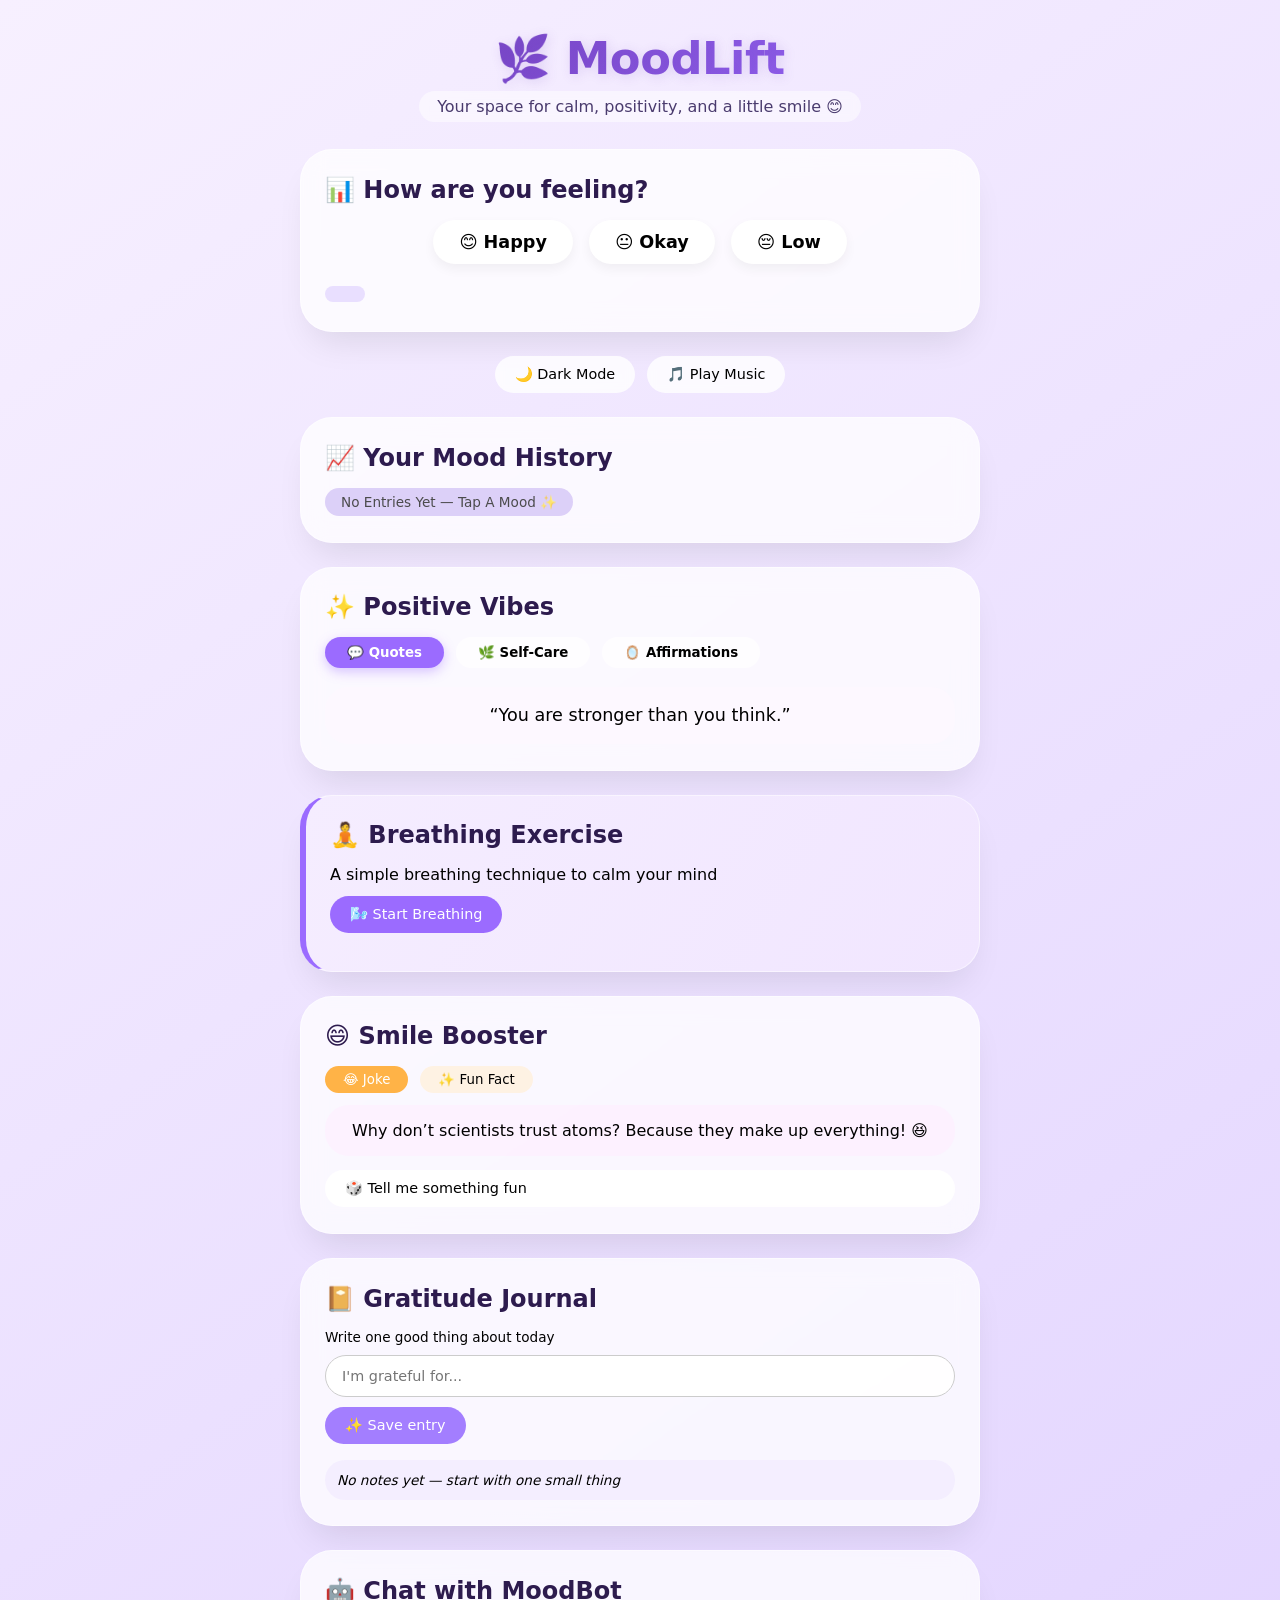
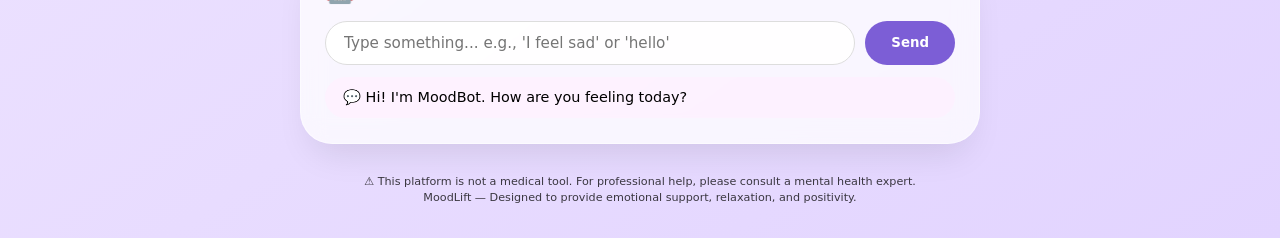
<file: moodlife/index.html>
<!DOCTYPE html>
<html lang="en">
<head>
    <meta charset="UTF-8">
    <meta name="viewport" content="width=device-width, initial-scale=1.0, user-scalable=yes">
    <title>MoodLift | Emotional Wellness Space</title>
    <link rel="stylesheet" href="moodlife.css">
</head>
<body>

<div class="app-container">
    
    <!-- Header -->
    <div class="hero">
        <h1>🌿 MoodLift</h1>
        <div class="tagline">Your space for calm, positivity, and a little smile 😊</div>
    </div>

    <!-- Mood Section -->
    <div class="card">
        <h2>📊 How are you feeling?</h2>
        <div class="mood-grid">
            <button class="mood-btn" data-mood="happy">😊 Happy</button>
            <button class="mood-btn" data-mood="okay">😐 Okay</button>
            <button class="mood-btn" data-mood="low">😔 Low</button>
        </div>
        <div id="response"></div>
    </div>

    <!-- Control Row: Dark Mode + Music -->
    <div class="control-group">
        <button class="icon-btn" id="darkModeToggle">🌙 Dark Mode</button>
        <button class="icon-btn" id="musicToggle">🎵 Play Music</button>
    </div>

    <!-- Mood History -->
    <div class="card">
        <h2>📈 Your Mood History</h2>
        <ul id="historyList" class="history-list">
            <li style="opacity:0.7;">No entries yet — tap a mood ✨</li>
        </ul>
    </div>

    <!-- Positive Messages Tabs -->
    <div class="card">
        <h2>✨ Positive Vibes</h2>
        <div class="tab-bar">
            <button class="tab-btn active" data-tab="quotes">💬 Quotes</button>
            <button class="tab-btn" data-tab="selfcare">🌿 Self-Care</button>
            <button class="tab-btn" data-tab="affirm">🪞 Affirmations</button>
        </div>
        <div id="messageContent">
            “You are stronger than you think.”
        </div>
    </div>

    <!-- Breathing Exercise (Enhanced) -->
    <div class="card breathing-preview">
        <h2>🧘 Breathing Exercise</h2>
        <p style="margin-bottom: 12px;">A simple breathing technique to calm your mind</p>
        <button class="icon-btn" id="startBreathingBtn" style="background:#9b6bff; color:white;">🌬️ Start Breathing</button>
        <div id="breathingStatus" style="margin-top: 12px; font-size:0.9rem; font-weight:500;"></div>
    </div>

    <!-- Smile Booster Section (Jokes + Fun Facts) -->
    <div class="card">
        <h2>😄 Smile Booster</h2>
        <div class="tab-bar" style="margin-bottom: 12px;">
            <button class="smile-btn active" data-smile="joke">😂 Joke</button>
            <button class="smile-btn" data-smile="fact">✨ Fun Fact</button>
        </div>
        <div id="smileContent" style="background:rgba(255,235,255,0.5); border-radius: 24px; padding: 16px; text-align:center; font-weight:500;">
            Click for a laugh or surprise!
        </div>
        <button class="icon-btn" id="tellMeBtn" style="margin-top: 14px; width:100%;">🎲 Tell me something fun</button>
    </div>

    <!-- Gratitude Journal -->
    <div class="card">
        <h2>📔 Gratitude Journal</h2>
        <p style="font-size:0.85rem; margin-bottom: 10px;">Write one good thing about today</p>
        <input type="text" id="gratitudeInput" placeholder="I'm grateful for...">
        <button class="icon-btn" id="saveGratitudeBtn" style="margin-top: 10px; background:#a37eff; color:white;">✨ Save entry</button>
        <div id="gratitudeList" style="margin-top: 16px; font-size:0.85rem; max-height: 130px; overflow-y: auto; text-align:left;">
            <em>No notes yet — start with one small thing</em>
        </div>
    </div>

    <!-- Chatbot -->
    <div class="card">
        <h2>🤖 Chat with MoodBot</h2>
        <div class="chat-area">
            <div class="chat-input-group">
                <input type="text" id="userInput" placeholder="Type something... e.g., 'I feel sad' or 'hello'">
                <button class="chat-send" id="sendChatBtn">Send</button>
            </div>
            <div id="chatResponse">
                💬 Hi! I'm MoodBot. How are you feeling today?
            </div>
        </div>
    </div>

    <!-- Footer Disclaimer -->
    <div class="footer-note">
        ⚠️ This platform is not a medical tool. For professional help, please consult a mental health expert.<br>
        MoodLift — Designed to provide emotional support, relaxation, and positivity.
    </div>
</div>

<!-- Background Music (hidden autoplay disabled) -->
<audio id="bgMusic" loop preload="auto">
    <source src="https://www.soundhelix.com/examples/mp3/SoundHelix-Song-1.mp3" type="audio/mpeg">
</audio>

<script src="moodlife.js"></script>
</body>
</html>
</file>
<file: moodlife/moodlife.css>
* {
    margin: 0;
    padding: 0;
    box-sizing: border-box;
    font-family: 'Inter', 'Segoe UI', system-ui, -apple-system, 'Helvetica Neue', sans-serif;
}

body {
    background: linear-gradient(145deg, #f7f0ff 0%, #e2d4ff 100%);
    min-height: 100vh;
    padding: 2rem 1rem;
    transition: all 0.3s cubic-bezier(0.2, 0.9, 0.4, 1.1);
}

/* Dark mode styling */
body.dark {
    background: linear-gradient(135deg, #1a1a2e 0%, #16213e 100%);
    color: #f0f0f0;
}

.app-container {
    max-width: 680px;
    margin: 0 auto;
    display: flex;
    flex-direction: column;
    gap: 1.5rem;
}

/* Header Section */
.hero {
    text-align: center;
    margin-bottom: 0.2rem;
}

h1 {
    font-size: 2.8rem;
    background: linear-gradient(135deg, #6c3ab2, #9b6bff);
    -webkit-background-clip: text;
    background-clip: text;
    color: transparent;
    letter-spacing: -0.5px;
    font-weight: 800;
    text-shadow: 2px 2px 12px rgba(108, 58, 178, 0.15);
}

body.dark h1 {
    background: linear-gradient(135deg, #c6a9ff, #e0b3ff);
    -webkit-background-clip: text;
    background-clip: text;
    color: transparent;
}

.tagline {
    font-size: 1rem;
    color: #4a3b6e;
    margin-top: 6px;
    font-weight: 500;
    background: rgba(255, 255, 255, 0.5);
    display: inline-block;
    padding: 6px 18px;
    border-radius: 60px;
    backdrop-filter: blur(4px);
}

body.dark .tagline {
    color: #cbc3f0;
    background: rgba(0, 0, 0, 0.3);
}

/* Cards */
.card {
    background: rgba(255, 255, 255, 0.75);
    backdrop-filter: blur(12px);
    border-radius: 2rem;
    padding: 1.6rem 1.5rem;
    box-shadow: 0 20px 35px -12px rgba(0, 0, 0, 0.1);
    border: 1px solid rgba(255, 255, 255, 0.5);
    transition: transform 0.2s ease, background 0.2s;
}

body.dark .card {
    background: rgba(20, 20, 40, 0.7);
    backdrop-filter: blur(12px);
    border: 1px solid rgba(255, 255, 255, 0.15);
    box-shadow: 0 20px 30px -12px rgba(0, 0, 0, 0.5);
}

.card h2 {
    font-size: 1.5rem;
    font-weight: 600;
    margin-bottom: 1rem;
    display: flex;
    align-items: center;
    gap: 10px;
    color: #2d1b4e;
}

body.dark .card h2 {
    color: #edeaff;
}

/* Mood buttons */
.mood-grid {
    display: flex;
    gap: 1rem;
    justify-content: center;
    flex-wrap: wrap;
    margin: 0.5rem 0 0.5rem;
}

.mood-btn {
    background: white;
    border: none;
    padding: 12px 26px;
    border-radius: 60px;
    font-size: 1.1rem;
    font-weight: 600;
    cursor: pointer;
    transition: all 0.2s ease;
    box-shadow: 0 5px 12px rgba(0, 0, 0, 0.05);
    display: inline-flex;
    align-items: center;
    gap: 8px;
}

.mood-btn:hover {
    transform: translateY(-4px);
    background: #f3ebff;
}

body.dark .mood-btn {
    background: #2c2c44;
    color: #f0eaff;
    box-shadow: 0 4px 10px rgba(0, 0, 0, 0.3);
}

body.dark .mood-btn:hover {
    background: #4a3b7a;
}

#response {
    margin-top: 14px;
    font-weight: 500;
    background: #e9dfff;
    display: inline-block;
    padding: 8px 20px;
    border-radius: 40px;
    font-size: 0.9rem;
    text-align: center;
    width: auto;
}

body.dark #response {
    background: #312b50;
    color: #e2d9ff;
}

/* Tab bar */
.tab-bar {
    display: flex;
    gap: 12px;
    margin-bottom: 1.2rem;
    flex-wrap: wrap;
}

.tab-btn {
    background: rgba(255, 255, 255, 0.7);
    border: none;
    padding: 8px 22px;
    border-radius: 40px;
    font-weight: 600;
    cursor: pointer;
    transition: 0.2s;
}

.tab-btn.active {
    background: #9b6bff;
    color: white;
    box-shadow: 0 4px 12px #9b6bff60;
}

body.dark .tab-btn {
    background: #2e2a4a;
    color: #ddd;
}

body.dark .tab-btn.active {
    background: #b77eff;
    color: #1e102f;
}

#messageContent {
    font-size: 1.1rem;
    padding: 1rem;
    background: rgba(255, 247, 255, 0.5);
    border-radius: 1.5rem;
    text-align: center;
    font-weight: 500;
    transition: 0.2s;
    line-height: 1.4;
}

body.dark #messageContent {
    background: rgba(0, 0, 0, 0.25);
}

/* Control row */
.control-group {
    display: flex;
    gap: 12px;
    justify-content: center;
    flex-wrap: wrap;
    margin-top: 0;
}

.icon-btn {
    background: rgba(255, 255, 255, 0.8);
    border: none;
    padding: 10px 20px;
    border-radius: 50px;
    font-weight: 500;
    display: inline-flex;
    align-items: center;
    gap: 6px;
    cursor: pointer;
    transition: all 0.2s;
    font-size: 0.9rem;
    backdrop-filter: blur(4px);
}

.icon-btn:hover {
    background: white;
    transform: scale(0.97);
}

body.dark .icon-btn {
    background: #2e2b46;
    color: #e7e0ff;
}

/* History list */
.history-list {
    list-style: none;
    margin-top: 12px;
    display: flex;
    flex-wrap: wrap;
    gap: 8px;
}

.history-list li {
    background: #cfbef5;
    padding: 6px 16px;
    border-radius: 60px;
    font-size: 0.85rem;
    font-weight: 500;
    text-transform: capitalize;
}

body.dark .history-list li {
    background: #3f3662;
    color: #f0e9ff;
}

/* Chatbot area */
.chat-area {
    display: flex;
    flex-direction: column;
    gap: 12px;
}

.chat-input-group {
    display: flex;
    gap: 10px;
}

#userInput {
    flex: 1;
    padding: 12px 18px;
    border-radius: 60px;
    border: 1px solid #ddd;
    background: rgba(255, 255, 255, 0.9);
    font-size: 0.95rem;
    outline: none;
}

body.dark #userInput {
    background: #26233e;
    border-color: #5a4c8c;
    color: white;
}

.chat-send {
    background: #7c5ed6;
    color: white;
    border: none;
    padding: 0 26px;
    border-radius: 60px;
    font-weight: bold;
    cursor: pointer;
    transition: 0.2s;
}

.chat-send:hover {
    background: #956eff;
}

#chatResponse {
    background: rgba(255, 240, 255, 0.7);
    padding: 12px 18px;
    border-radius: 28px;
    font-size: 0.9rem;
}

body.dark #chatResponse {
    background: #2c284c;
}

/* breathing preview */
.breathing-preview {
    background: linear-gradient(120deg, #f5edff, #f1e6ff);
    border-left: 6px solid #9b6bff;
}

body.dark .breathing-preview {
    background: #25223e;
    border-left-color: #b77eff;
}

/* gratitude input */
#gratitudeInput {
    width: 100%;
    padding: 12px 16px;
    border-radius: 60px;
    border: 1px solid #ccc;
    background: rgba(255, 255, 255, 0.9);
    font-size: 0.9rem;
    outline: none;
}

body.dark #gratitudeInput {
    background: #2a2742;
    border-color: #6a5a9e;
    color: white;
}

#gratitudeList {
    background: rgba(235, 225, 255, 0.4);
    border-radius: 20px;
    padding: 12px;
}

body.dark #gratitudeList {
    background: rgba(0, 0, 0, 0.25);
}

.footer-note {
    font-size: 0.7rem;
    text-align: center;
    margin-top: 6px;
    opacity: 0.75;
    line-height: 1.4;
}

/* Breathing animation pulse */
@keyframes breathePulse {
    0% { transform: scale(1); opacity: 0.8; letter-spacing: normal; }
    50% { transform: scale(1.02); opacity: 1; letter-spacing: 1px; }
    100% { transform: scale(1); opacity: 0.8; }
}

.breathe-active {
    animation: breathePulse 4s infinite ease-in-out;
    background: #b494ff;
    color: white;
    font-weight: bold;
}

#breathingStatus {
    font-weight: 500;
}

/* Smile booster */
.smile-btn {
    background: rgba(255, 240, 220, 0.8);
    border: none;
    padding: 6px 18px;
    border-radius: 50px;
    cursor: pointer;
    font-weight: 500;
}

.smile-btn.active {
    background: #ffb347;
    color: white;
}

body.dark .smile-btn.active {
    background: #e6952b;
}
</file>
